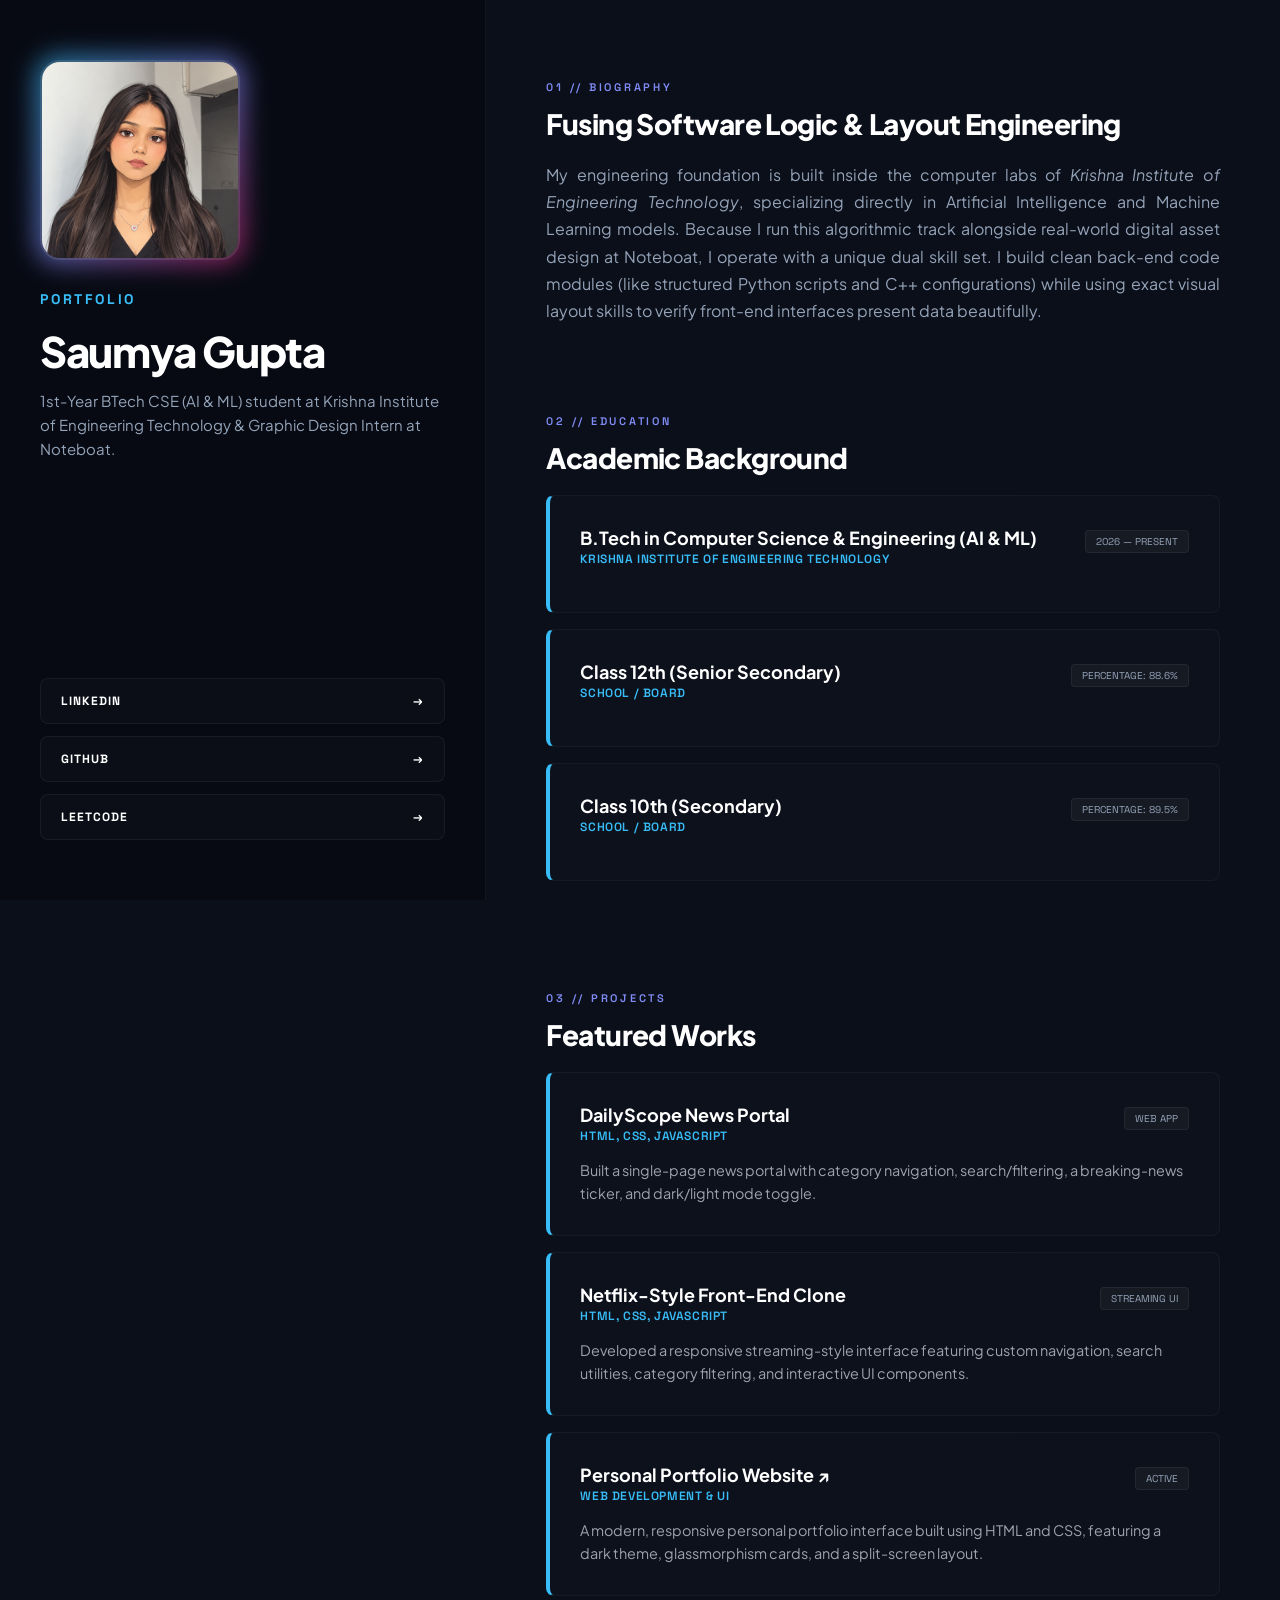
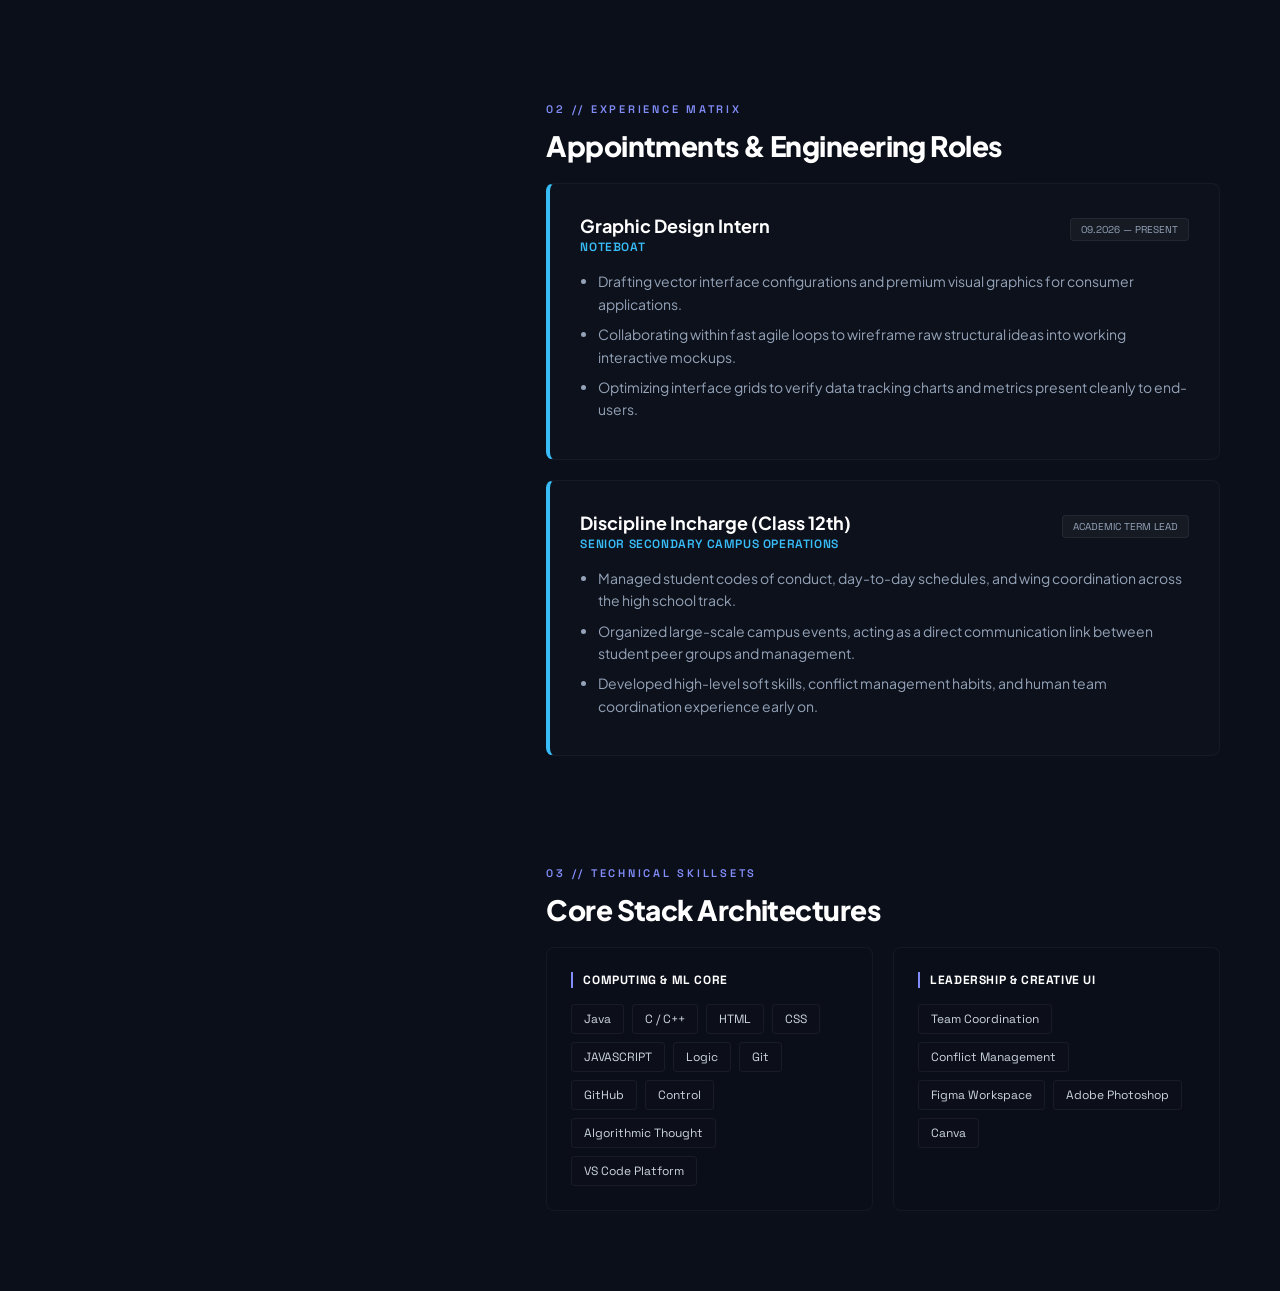
<file: index.html>
<!DOCTYPE html>
<html lang="en">
<head>
    <meta charset="UTF-8">
    <meta name="viewport" content="width=device-width, initial-scale=1.0">
    <title>Saumya Gupta | Portfolio</title>
    <link rel="stylesheet" href="style.css">
</head>
<body>

    <div class="master-split-frame">

        <!-- Fixed Identity Station (Left Panel) -->
        <aside class="fixed-sidebar">
            <div class="sidebar-top">
                <div class="photo-box-wrapper">
                    <div class="photo-glow-effect"></div>
                    <img src="my.png" alt="Saumya Gupta" class="profile-avatar">
                </div>

                <div class="branding-logo">PORTFOLIO</div>
                <h1 class="main-name">Saumya Gupta</h1>
                <p class="executive-tagline">
                    1st-Year BTech CSE (AI & ML) student at Krishna Institute of Engineering Technology & Graphic Design Intern at Noteboat.
                </p>
            </div>

            <div class="sidebar-cta-group">
                <a href="https://www.linkedin.com/in/saumya-gupta-1a554436a?utm_source=share_via&utm_content=profile&utm_medium=member_android" class="premium-btn">LinkedIn <span>→</span></a>
               <a href="https://github.com/Saumya-1-web" class="premium-btn" target="_blank">GitHub <span>→</span></a>
                <a href="https://leetcode.com/u/saumya0072/" class="premium-btn" target="_blank">LeetCode <span>→</span></a>
            </div>
        </aside>

        <!-- Smooth Scrolling Content Stream (Right Panel) -->
        <main class="scrolling-content">
            
            <!-- BIOGRAPHY -->
            <section>
                <span class="content-section-label">01 // BIOGRAPHY</span>
                <h2 class="section-headline">Fusing Software Logic & Layout Engineering</h2>
                <p class="body-narrative">
                    My engineering foundation is built inside the computer labs of <em>Krishna Institute of Engineering Technology</em>, specializing directly in Artificial Intelligence and Machine Learning models. Because I run this algorithmic track alongside real-world digital asset design at Noteboat, I operate with a unique dual skill set. I build clean back-end code modules (like structured Python scripts and C++ configurations) while using exact visual layout skills to verify front-end interfaces present data beautifully.
                </p>
            </section>
            <!-- EDUCATION MATRIX -->
            <section>
                <span class="content-section-label">02 // EDUCATION</span>
                <h2 class="section-headline">Academic Background</h2>
                
                <div class="feature-card" style="margin-bottom: 16px;">
                    <div class="card-top-row">
                        <div>
                            <h3 class="card-headline">B.Tech in Computer Science & Engineering (AI & ML)</h3>
                            <div class="card-sub-label">KRISHNA INSTITUTE OF ENGINEERING TECHNOLOGY</div>
                        </div>
                        <span class="card-badge">2026 — PRESENT</span>
                    </div>
                </div>

                <div class="feature-card" style="margin-bottom: 16px;">
                    <div class="card-top-row">
                        <div>
                            <h3 class="card-headline">Class 12th (Senior Secondary)</h3>
                            <div class="card-sub-label">SCHOOL / BOARD</div>
                        </div>
                        <span class="card-badge">PERCENTAGE: 88.6%</span>
                    </div>
                </div>

                <div class="feature-card">
                    <div class="card-top-row">
                        <div>
                            <h3 class="card-headline">Class 10th (Secondary)</h3>
                            <div class="card-sub-label">SCHOOL / BOARD</div>
                        </div>
                        <span class="card-badge">PERCENTAGE: 89.5%</span>
                    </div>
                </div>
            </section>

          <!-- PROJECTS SECTION -->
            <section>
                <span class="content-section-label">03 // PROJECTS</span>
                <h2 class="section-headline">Featured Works</h2>
                
                <div class="feature-card" style="margin-bottom: 16px;">
                    <div class="card-top-row">
                        <div>
                            <h3 class="card-headline">DailyScope News Portal</h3>
                            <div class="card-sub-label">HTML, CSS, JAVASCRIPT</div>
                        </div>
                        <span class="card-badge">WEB APP</span>
                    </div>
                    <p style="color: #9ca3af; font-size: 0.9rem; margin-top: 8px;">
                        Built a single-page news portal with category navigation, search/filtering, a breaking-news ticker, and dark/light mode toggle.
                    </p>
                </div>

                <div class="feature-card" style="margin-bottom: 16px;">
                    <div class="card-top-row">
                        <div>
                            <h3 class="card-headline">Netflix-Style Front-End Clone</h3>
                            <div class="card-sub-label">HTML, CSS, JAVASCRIPT</div>
                        </div>
                        <span class="card-badge">STREAMING UI</span>
                    </div>
                    <p style="color: #9ca3af; font-size: 0.9rem; margin-top: 8px;">
                        Developed a responsive streaming-style interface featuring custom navigation, search utilities, category filtering, and interactive UI components.
                    </p>
                </div>

                <div class="feature-card" style="margin-bottom: 16px;">
                    <div class="card-top-row">
                        <div>
                            <h3 class="card-headline"><a href="https://github.com/Saumya-1-web/My-Portfolio" target="_blank" style="color: inherit; text-decoration: none;">Personal Portfolio Website ↗</a></h3>
                            <div class="card-sub-label">WEB DEVELOPMENT & UI</div>
                        </div>
                        <span class="card-badge">ACTIVE</span>
                    </div>
                    <p style="color: #9ca3af; font-size: 0.9rem; margin-top: 8px;">
                        A modern, responsive personal portfolio interface built using HTML and CSS, featuring a dark theme, glassmorphism cards, and a split-screen layout.
                    </p>
                </div>

            </section>
            <!-- EXPERIENCE MATRIX -->
            <section>
                <span class="content-section-label">02 // EXPERIENCE MATRIX</span>
                <h2 class="section-headline">Appointments & Engineering Roles</h2>

                <div class="feature-card">
                    <div class="card-top-row">
                        <div>
                            <h3 class="card-headline">Graphic Design Intern</h3>
                            <div class="card-sub-label">NOTEBOAT</div>
                        </div>
                        <span class="card-badge">09.2026 — PRESENT</span>
                    </div>
                    <ul class="bullet-stream">
                        <li>Drafting vector interface configurations and premium visual graphics for consumer applications.</li>
                        <li>Collaborating within fast agile loops to wireframe raw structural ideas into working interactive mockups.</li>
                        <li>Optimizing interface grids to verify data tracking charts and metrics present cleanly to end-users.</li>
                    </ul>
                </div>

                <div class="feature-card">
                    <div class="card-top-row">
                        <div>
                            <h3 class="card-headline">Discipline Incharge (Class 12th)</h3>
                            <div class="card-sub-label">SENIOR SECONDARY CAMPUS OPERATIONS</div>
                        </div>
                        <span class="card-badge">ACADEMIC TERM LEAD</span>
                    </div>
                    <ul class="bullet-stream">
                        <li>Managed student codes of conduct, day-to-day schedules, and wing coordination across the high school track.</li>
                        <li>Organized large-scale campus events, acting as a direct communication link between student peer groups and management.</li>
                        <li>Developed high-level soft skills, conflict management habits, and human team coordination experience early on.</li>
                    </ul>
                </div>
            </section>

            <!-- TECHNICAL SKILLSETS -->
            <section>
                <span class="content-section-label">03 // TECHNICAL SKILLSETS</span>
                <h2 class="section-headline">Core Stack Architectures</h2>

                <div class="capabilities-matrix">
                    <div class="matrix-container">
                        <h4 class="matrix-title">COMPUTING & ML CORE</h4>
                        <div class="pill-container">
                            <span class="matrix-token">Java</span>
                            <span class="matrix-token">C / C++</span>
                             <span class="matrix-token">HTML</span>
                             <span class="matrix-token">CSS</span>
                             <span class="matrix-token">JAVASCRIPT</span>
                            <span class="matrix-token">Logic</span>
                            <span class="matrix-token">Git</span>
                            <span class="matrix-token">GitHub</span>
                            <span class="matrix-token">Control</span>
                            <span class="matrix-token">Algorithmic Thought</span>
                            <span class="matrix-token">VS Code Platform</span>
                        </div>
                    </div>

                    <div class="matrix-container">
                        <h4 class="matrix-title">LEADERSHIP & CREATIVE UI</h4>
                        <div class="pill-container">
                            <span class="matrix-token">Team Coordination</span>
                            <span class="matrix-token">Conflict Management</span>
                            <span class="matrix-token">Figma Workspace</span>
                            <span class="matrix-token">Adobe Photoshop</span>
                            <span class="matrix-token">Canva</span>
                        </div>
                    </div>
                </div>
            </section>

        </main>

    </div>

</body>
</html>
</file>
<file: style.css>
@import url('https://fonts.googleapis.com/css2?family=Plus+Jakarta+Sans:wght@400;600;700&family=Space+Grotesk:wght@600;700&display=swap');

* {
    box-sizing: border-box;
    margin: 0;
    padding: 0;
}

html {
    scroll-behavior: smooth;
}

body {
    background-color: #0b0f19;
    color: #cbd5e1;
    font-family: 'Plus Jakarta Sans', sans-serif;
    overflow-x: hidden;
    width: 100%;
}

/* Master Asymmetric Split Layout */
.master-split-frame {
    display: flex;
    min-height: 100vh;
    width: 100%;
    flex-direction: row;
}

/* Fixed Identity Station (Left Panel) */
.fixed-sidebar {
    width: 38%;
    height: 100vh;
    position: fixed;
    top: 0;
    left: 0;
    background-color: #070a13;
    border-right: 1px solid rgba(255, 255, 255, 0.05);
    padding: 60px 40px;
    display: flex;
    flex-direction: column;
    justify-content: space-between;
    z-index: 10;
    animation: slideRightIn 0.8s cubic-bezier(0.16, 1, 0.3, 1) forwards;
}

/* Smooth Scrolling Content Stream (Right Panel) */
.scrolling-content {
    width: 62%;
    margin-left: 38%;
    padding: 80px 60px;
    display: flex;
    flex-direction: column;
    gap: 90px;
}

/* Glassmorphism Profile Photo Card Architecture */
.photo-box-wrapper {
    position: relative;
    width: 200px;
    height: 200px;
    margin-bottom: 30px;
}

.photo-glow-effect {
    position: absolute;
    top: -5px;
    left: -5px;
    width: 210px;
    height: 210px;
    background: linear-gradient(135deg, #38bdf8, #818cf8, #db2777);
    border-radius: 24px;
    filter: blur(12px);
    opacity: 0.6;
    z-index: 1;
    animation: shiftGlow 4s infinite ease-in-out;
}

.profile-avatar {
    width: 200px;
    height: 200px;
    object-fit: cover;
    border-radius: 20px;
    border: 2px solid rgba(255, 255, 255, 0.1);
    position: relative;
    z-index: 2;
    transition: transform 0.4s cubic-bezier(0.16, 1, 0.3, 1);
}

.photo-box-wrapper:hover .profile-avatar {
    transform: scale(1.04) rotate(2deg);
}

/* Structural Header & Copy Items */
.branding-logo {
    font-family: 'Space Grotesk', sans-serif;
    font-size: 14px;
    font-weight: 700;
    color: #38bdf8;
    letter-spacing: 0.2em;
    text-transform: uppercase;
}

.main-name {
    font-size: 42px;
    font-weight: 800;
    color: #ffffff;
    line-height: 1.1;
    margin: 20px 0 15px 0;
    letter-spacing: -0.03em;
}

.executive-tagline {
    color: #94a3b8;
    font-size: 15px;
    line-height: 1.6;
    font-weight: 400;
}

/* Premium Link Actions */
.sidebar-cta-group {
    display: flex;
    flex-direction: column;
    gap: 12px;
    margin-top: 30px;
}

.premium-btn {
    display: inline-flex;
    align-items: center;
    justify-content: space-between;
    text-decoration: none;
    color: #ffffff;
    font-family: 'Space Grotesk', sans-serif;
    font-size: 12px;
    font-weight: 700;
    text-transform: uppercase;
    letter-spacing: 0.08em;
    background: rgba(255, 255, 255, 0.02);
    border: 1px solid rgba(255, 255, 255, 0.05);
    padding: 14px 20px;
    border-radius: 8px;
    transition: all 0.3s ease;
}

.premium-btn:hover {
    background: #ffffff;
    color: #0b0f19;
    transform: translateX(6px);
    box-shadow: 0 10px 20px rgba(255, 255, 255, 0.05);
}

/* Content Panel Layout Blocks */
.content-section-label {
    font-family: 'Space Grotesk', monospace;
    font-size: 11px;
    font-weight: 600;
    color: #818cf8;
    letter-spacing: 0.25em;
    text-transform: uppercase;
    margin-bottom: 12px;
    display: block;
}

.section-headline {
    font-size: 28px;
    font-weight: 800;
    color: #ffffff;
    letter-spacing: -0.02em;
    margin-bottom: 20px;
}

.body-narrative {
    color: #94a3b8;
    font-size: 16px;
    line-height: 1.7;
    text-align: justify;
}

/* Unique Structural Feature Cards */
.feature-card {
    background: rgba(255, 255, 255, 0.01);
    border: 1px solid rgba(255, 255, 255, 0.04);
    border-left: 4px solid #38bdf8;
    padding: 30px;
    border-radius: 8px;
    margin-bottom: 20px;
    transition: transform 0.3s ease, border-color 0.3s ease, background 0.3s ease;
}

.feature-card:hover {
    transform: translateY(-4px);
    border-color: #818cf8;
    background: rgba(255, 255, 255, 0.02);
}
.feature-card p {
    color: #94a3b8;
    font-size: 14px;
    line-height: 1.6;
}

.feature-card a {
    color: #38bdf8;
    text-decoration: none;
    transition: color 0.2s ease;
}

.feature-card a:hover {
    color: #818cf8;
    text-decoration: underline;
}

.card-top-row {
    display: flex;
    justify-content: space-between;
    align-items: baseline;
    flex-wrap: wrap;
    gap: 8px;
    margin-bottom: 15px;
}

.card-headline {
    font-size: 18px;
    font-weight: 700;
    color: #ffffff;
}

.card-sub-label {
    font-size: 12px;
    font-family: 'Space Grotesk', monospace;
    color: #38bdf8;
    font-weight: 600;
    text-transform: uppercase;
    letter-spacing: 0.05em;
    margin-top: 2px;
}

.card-badge {
    font-size: 10px;
    font-family: 'Space Grotesk', monospace;
    background: rgba(255, 255, 255, 0.04);
    color: #94a3b8;
    padding: 4px 10px;
    border-radius: 4px;
    border: 1px solid rgba(255, 255, 255, 0.06);
}

.bullet-stream {
    color: #94a3b8;
    font-size: 14px;
    padding-left: 18px;
    line-height: 1.6;
}

.bullet-stream li {
    margin-bottom: 8px;
}

/* Double Matrix Capabilities Layout */
.capabilities-matrix {
    display: grid;
    grid-template-columns: repeat(auto-fit, minmax(260px, 1fr));
    gap: 20px;
}

.matrix-container {
    background: rgba(31, 42, 89, 0.01);
    border: 1px solid rgba(255, 255, 255, 0.04);
    border-radius: 8px;
    padding: 24px;
}

.matrix-title {
    font-size: 12px;
    font-family: 'Space Grotesk', monospace;
    color: #ffffff;
    text-transform: uppercase;
    margin-bottom: 16px;
    letter-spacing: 0.05em;
    border-left: 2px solid #818cf8;
    padding-left: 10px;
}

.pill-container {
    display: flex;
    flex-wrap: wrap;
    gap: 8px;
}

.matrix-token {
    background: rgba(147, 61, 61, 0.02);
    color: #cbd5e1;
    border: 1px solid rgba(255, 255, 255, 0.05);
    padding: 6px 12px;
    font-size: 12px;
    font-family: 'Space Grotesk', sans-serif;
    border-radius: 4px;
    transition: all 0.2s ease;
}

.matrix-token:hover {
    background: #ffffff;
    color: #acb4c6;
    transform: translateY(-2px);
}

/* Custom CSS Animations */
@keyframes slideRightIn {
    from { transform: translateX(-100%); opacity: 0; }
    to { transform: translateX(0); opacity: 1; }
}

@keyframes shiftGlow {
    0%, 100% { transform: rotate(-6deg) scale(1); opacity: 0.6; }
    50% { transform: rotate(2deg) scale(1.04); opacity: 0.8; }
}

/* Responsive Adaptive Setup */
@media (max-width: 900px) {
    .master-split-frame { 
        flex-direction: column; 
    }
    .fixed-sidebar { 
        width: 100%; 
        height: auto; 
        position: relative; 
        padding: 40px 20px; 
        border-right: none; 
        border-bottom: 1px solid rgba(255, 255, 255, 0.05); 
    }
    .scrolling-content { 
        width: 100%; 
        margin-left: 0; 
        padding: 50px 20px; 
        gap: 70px; 
    }
    .photo-box-wrapper { 
        margin: 0 auto 20px auto; 
    }
    .main-name, .executive-tagline { 
        text-align: center; 
    }
}
</file>
